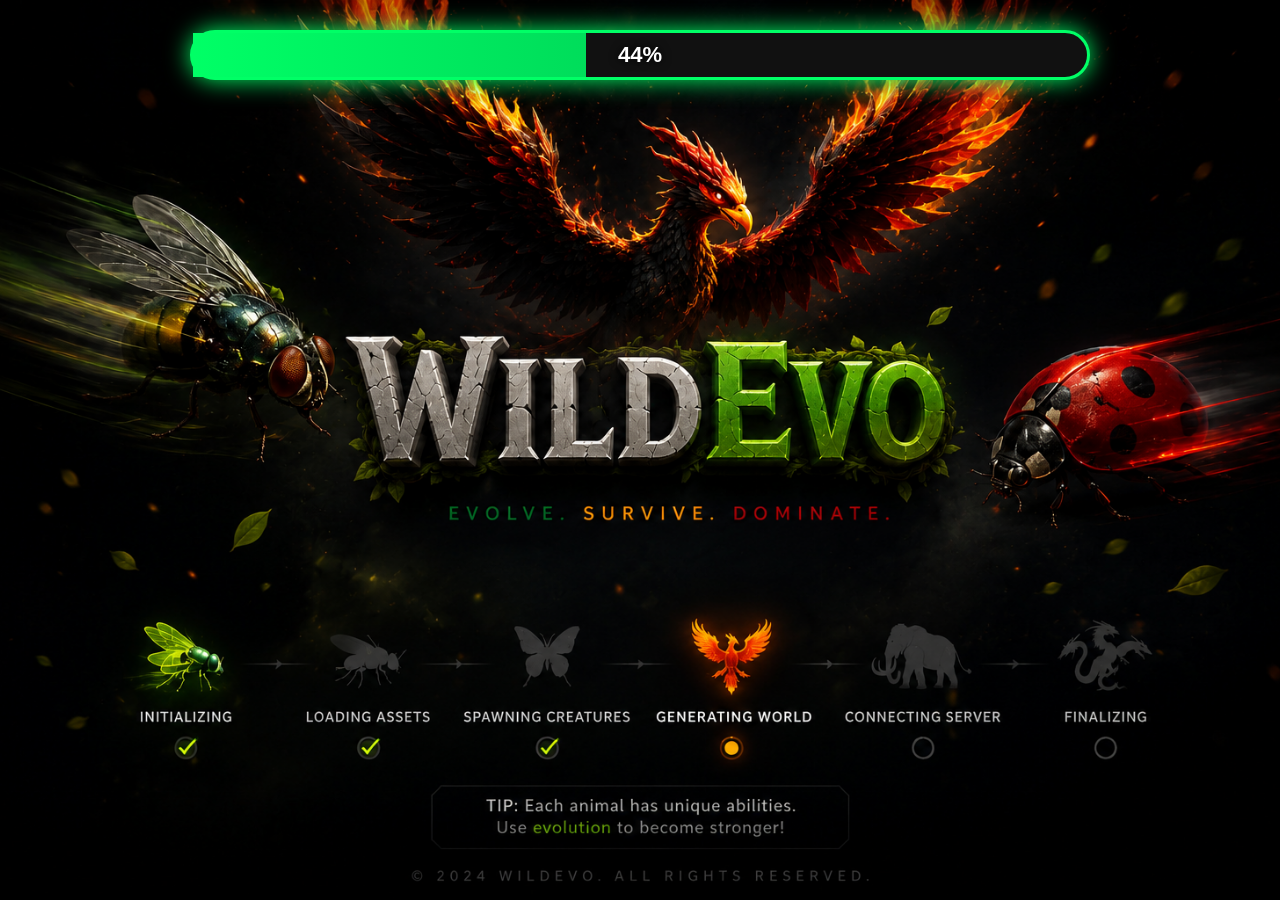
<file: index.html>
<!DOCTYPE html>
<html lang="en">
<head>
<meta charset="UTF-8">
<meta name="viewport" content="width=device-width, initial-scale=1.0">
<title>WildEvo</title>
<link rel="stylesheet" href="style.css">
</head>
<body>

<div id="background"></div>

<div id="loadingBar">
    <div id="fill"></div>
    <div id="text">0%</div>
</div>

<script src="script.js"></script>

</body>
</html>
</file>
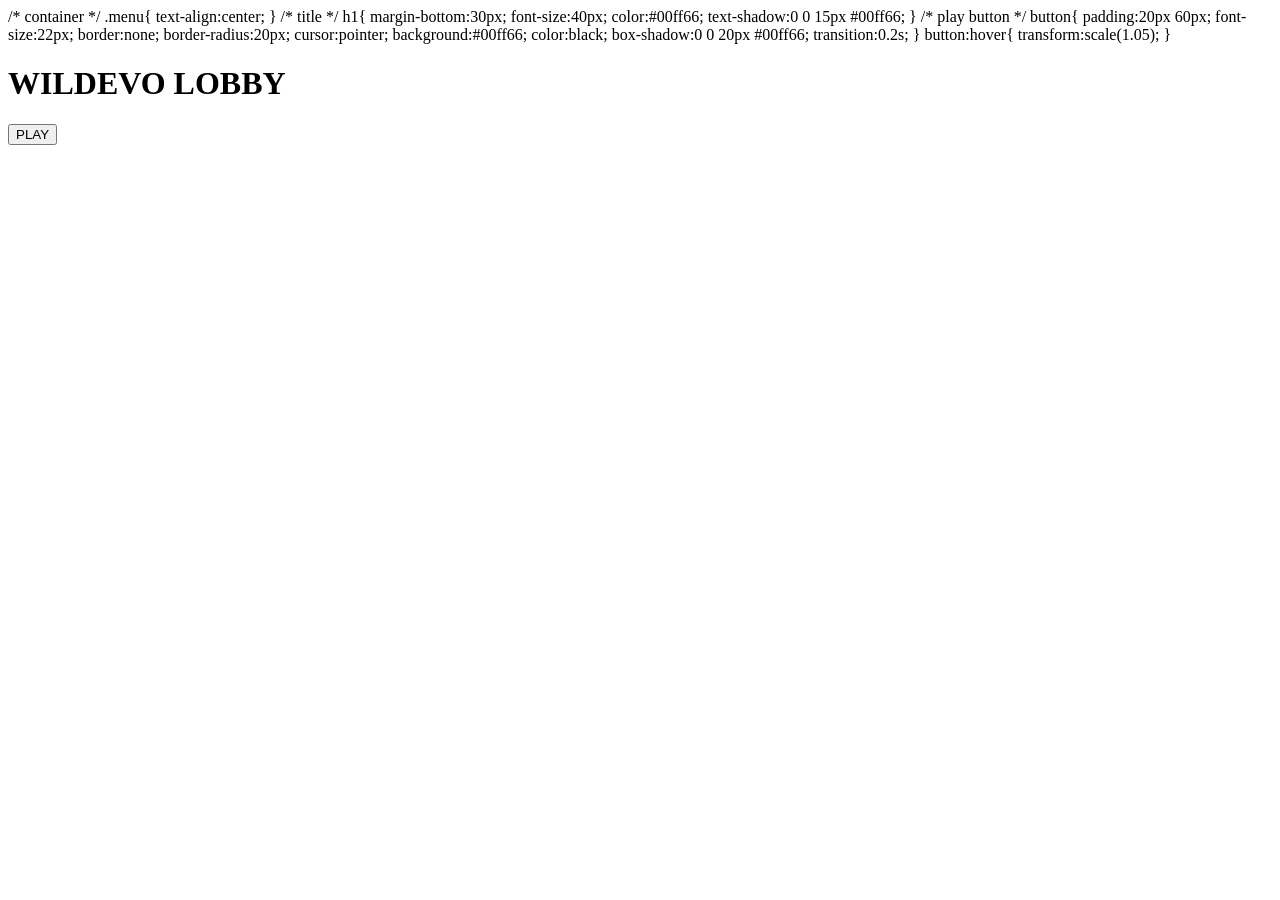
<file: lobby.html>
/* container */
.menu{
    text-align:center;
}

/* title */
h1{
    margin-bottom:30px;
    font-size:40px;
    color:#00ff66;
    text-shadow:0 0 15px #00ff66;
}

/* play button */
button{
    padding:20px 60px;
    font-size:22px;
    border:none;
    border-radius:20px;
    cursor:pointer;

    background:#00ff66;
    color:black;

    box-shadow:0 0 20px #00ff66;
    transition:0.2s;
}

button:hover{
    transform:scale(1.05);
}
</style>

</head>
<body>

<div class="menu">
    <h1>WILDEVO LOBBY</h1>
    <button onclick="play()">PLAY</button>
</div>

<script>
function play(){
    window.location.href = "game.html";
}
</script>

</body>
</html>
</file>
<file: style.css>
body{
    background:red !important;
}
*{
    margin:0;
    padding:0;
    box-sizing:border-box;
}

html,body{
    width:100%;
    height:100%;
    overflow:hidden;
    font-family:Arial;
    background:black;
}

#background{
    position:fixed;
    inset:0;
    background:url("assets/loading.png") center/cover no-repeat;
}

#loadingBar{
    position:fixed !important;
    top:30px !important;
    left:50% !important;
    transform:translateX(-50%) !important;

    width:900px;
    height:50px;

    background:#111;
    border:3px solid #00ff66;
    border-radius:40px;

    box-shadow:0 0 25px #00ff66;

    z-index:999999;
}


#fill{
    width:0%;
    height:100%;
    background:linear-gradient(90deg,#00ff66,#00cc55,#00ff66);
    background-size:300% 100%;
    animation:glow 1s linear infinite;
}

@keyframes glow{
    0%{background-position:0%;}
    100%{background-position:300%;}
}

#text{
    position:absolute;
    left:50%;
    top:50%;
    transform:translate(-50%,-50%);
    color:white;
    font-size:22px;
    font-weight:bold;
    text-shadow:0 0 10px black;
}
</file>
